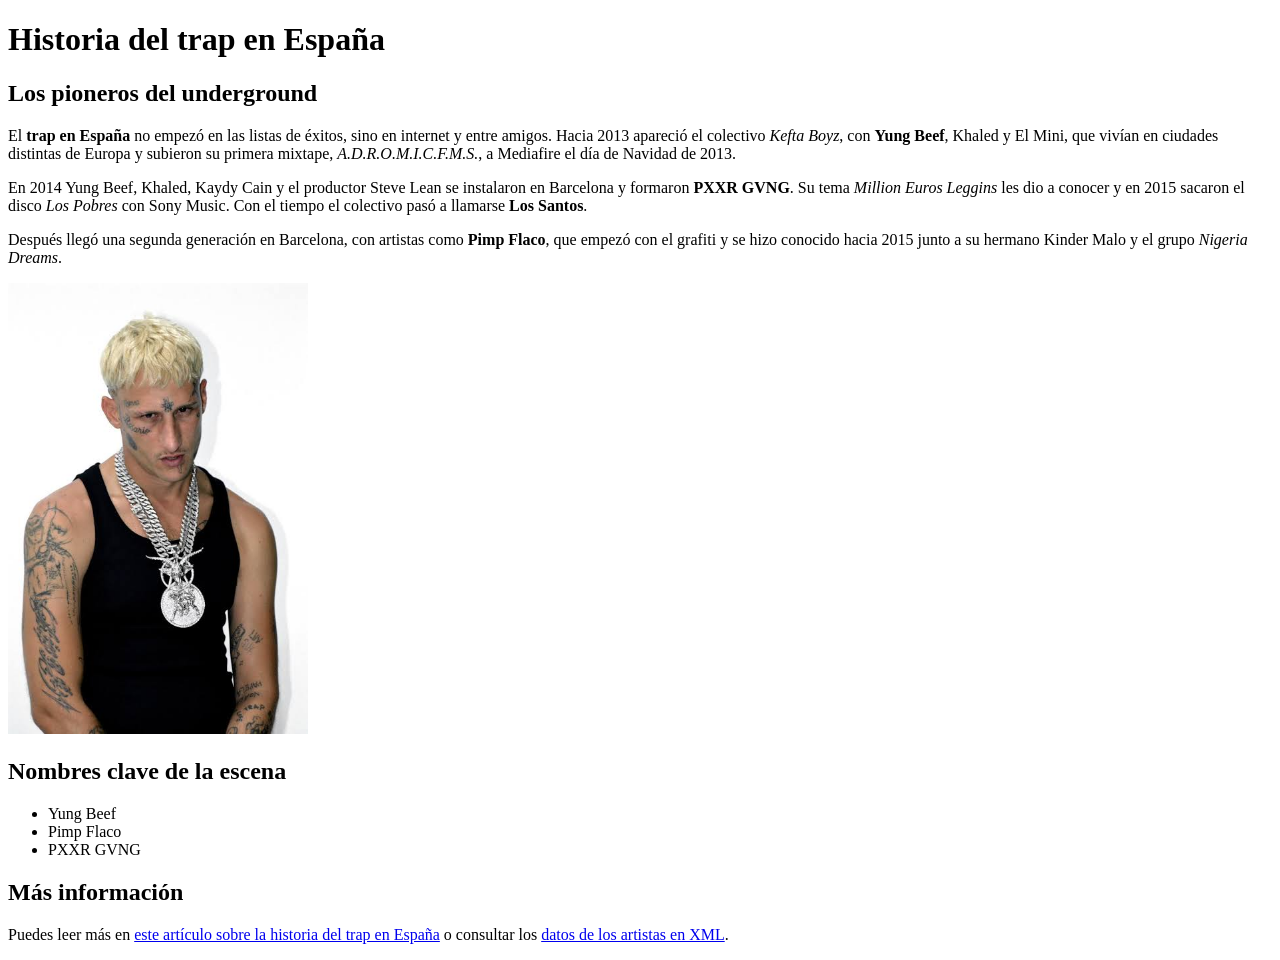
<file: index.html>
<!DOCTYPE html>
<html lang="es">
  <head>
    <meta charset="UTF-8">
    <meta name="viewport" content="width=device-width, initial-scale=1.0">
    <title>Historia del trap en España · Curro Romero Diaz</title>
  </head>
  <body>
    <!-- Autor: Curro Romero Diaz · Fecha: 13/10/2026 -->
    <h1>Historia del trap en España</h1>

    <h2>Los pioneros del underground</h2>
    <p>
      El <strong>trap en España</strong> no empezó en las listas de éxitos, sino en internet y
      entre amigos. Hacia 2013 apareció el colectivo <em>Kefta Boyz</em>, con
      <strong>Yung Beef</strong>, Khaled y El Mini, que vivían en ciudades distintas de Europa y
      subieron su primera mixtape, <em>A.D.R.O.M.I.C.F.M.S.</em>, a Mediafire el día de
      Navidad de 2013.
    </p>
    <p>
      En 2014 Yung Beef, Khaled, Kaydy Cain y el productor Steve Lean se instalaron en
      Barcelona y formaron <strong>PXXR GVNG</strong>. Su tema <em>Million Euros Leggins</em>
      les dio a conocer y en 2015 sacaron el disco <em>Los Pobres</em> con Sony Music. Con el
      tiempo el colectivo pasó a llamarse <strong>Los Santos</strong>.
    </p>
    <p>
      Después llegó una segunda generación en Barcelona, con artistas como
      <strong>Pimp Flaco</strong>, que empezó con el grafiti y se hizo conocido hacia 2015
      junto a su hermano Kinder Malo y el grupo <em>Nigeria Dreams</em>.
    </p>

    <img src="img/yung-beef.jpg" alt="Yung Beef - Trapero Pionero en la escena" width="300">

    <h2>Nombres clave de la escena</h2>
    <ul>
      <li>Yung Beef</li>
      <li>Pimp Flaco</li>
      <li>PXXR GVNG</li>
    </ul>

    <h2>Más información</h2>
    <p>
      Puedes leer más en
      <a href="https://elestadomental.com/diario/historia-del-trap-en-espana" title="Historia del trap en España, artículo de El Estado Mental">este artículo sobre la historia del trap en España</a>
      o consultar los
      <a href="datos.xml">datos de los artistas en XML</a>.
    </p>
  </body>
</html>
</file>
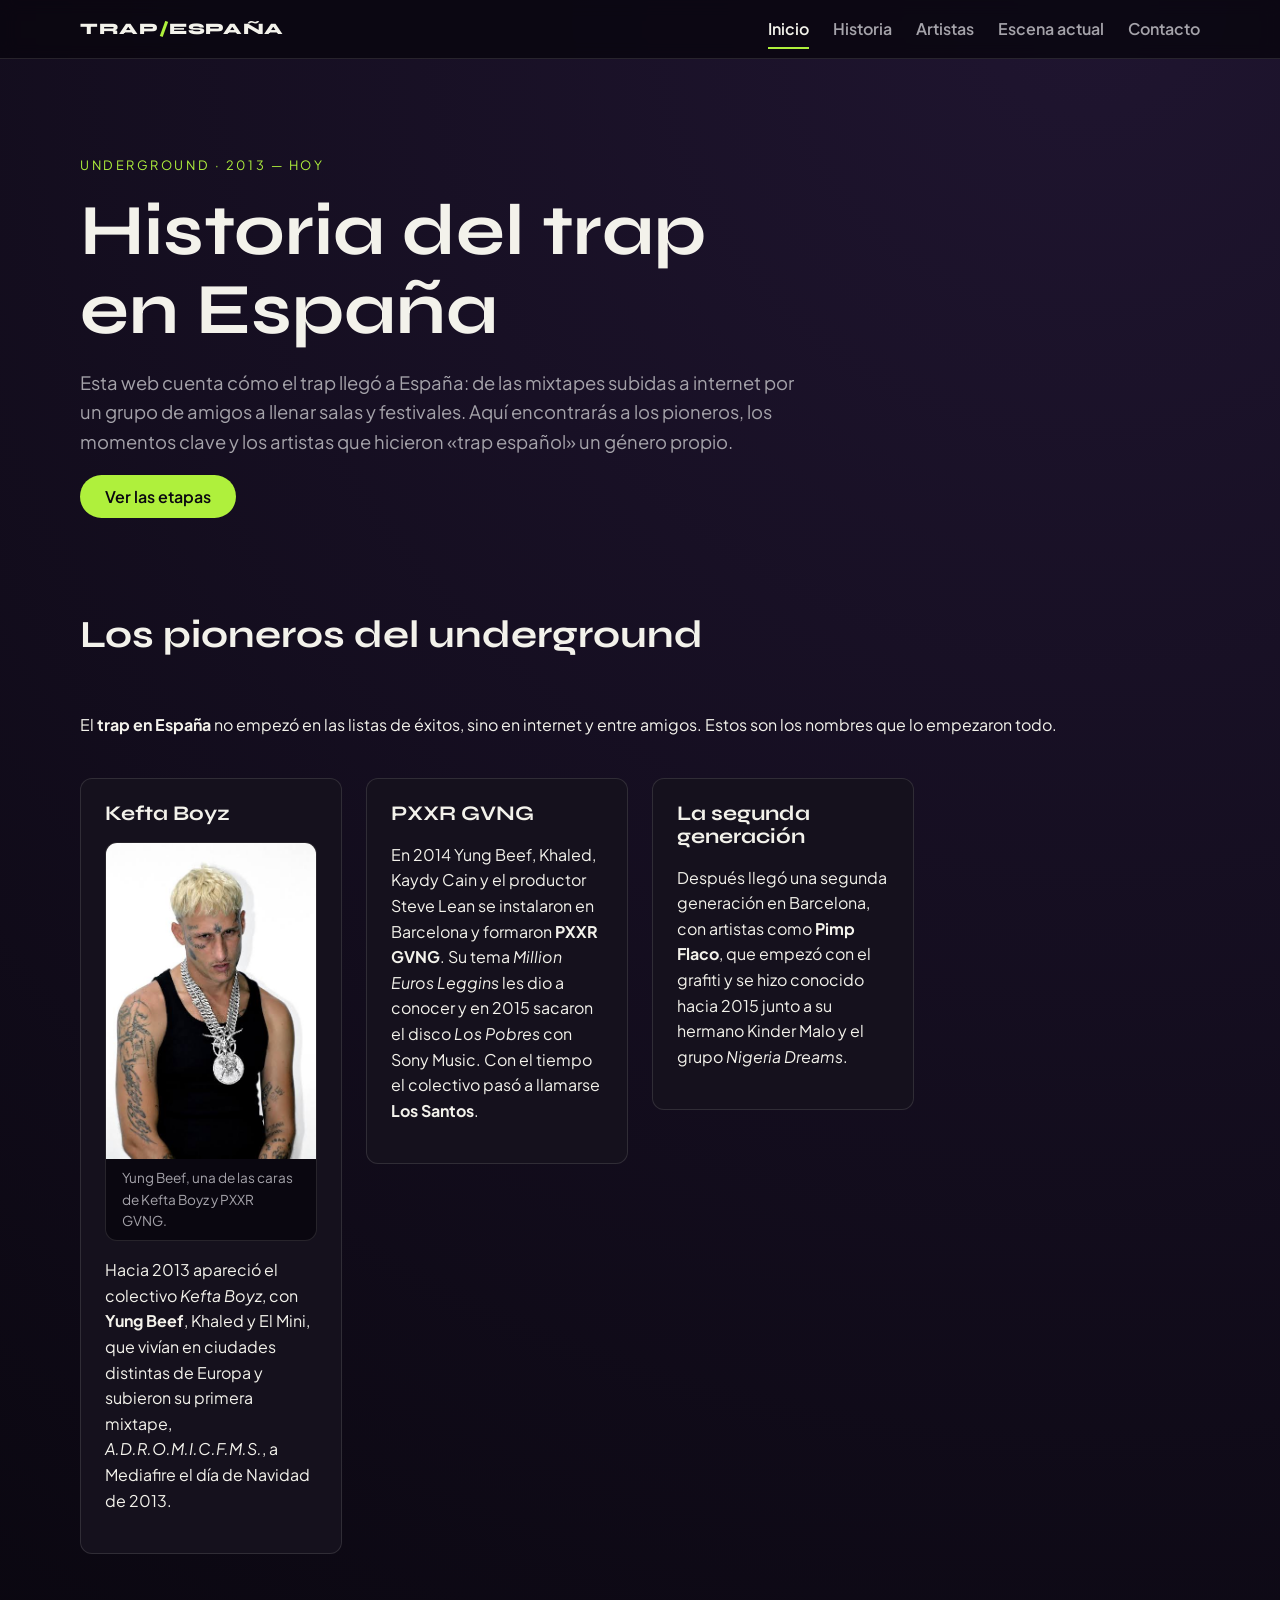
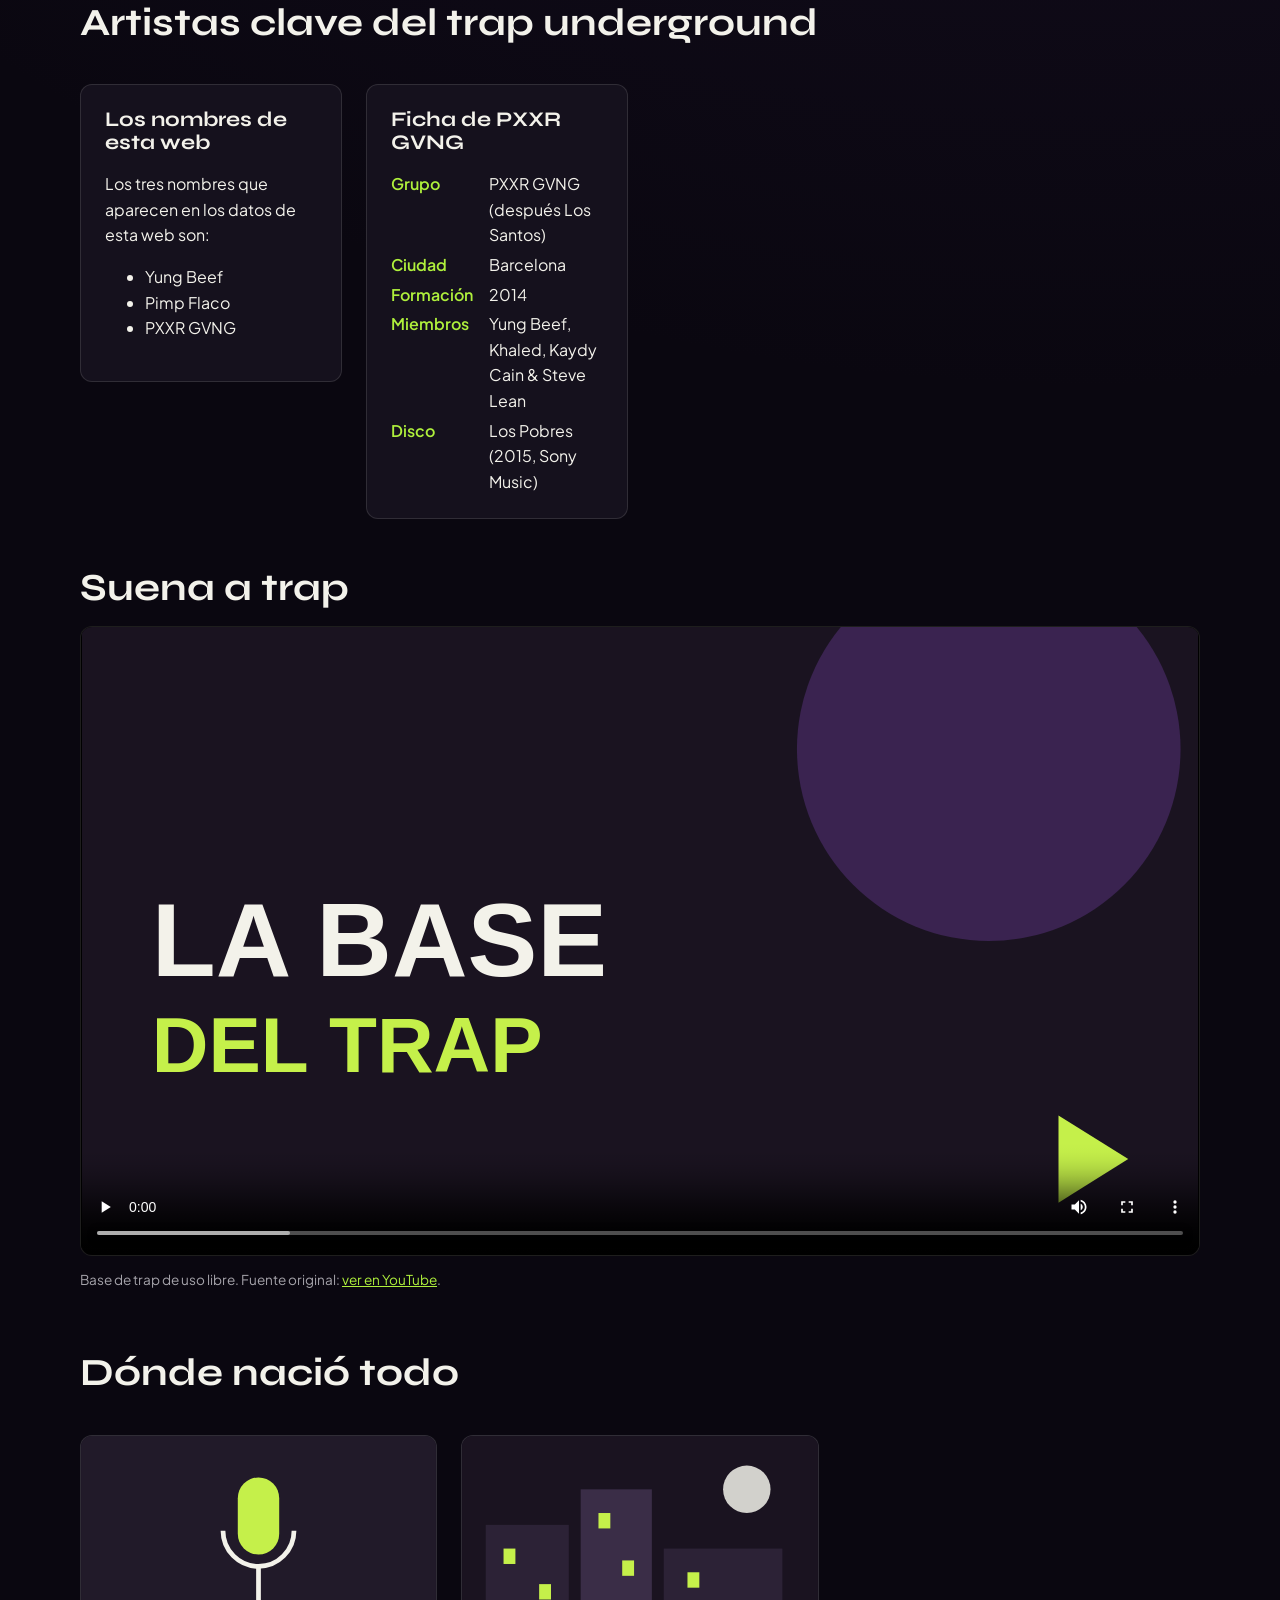
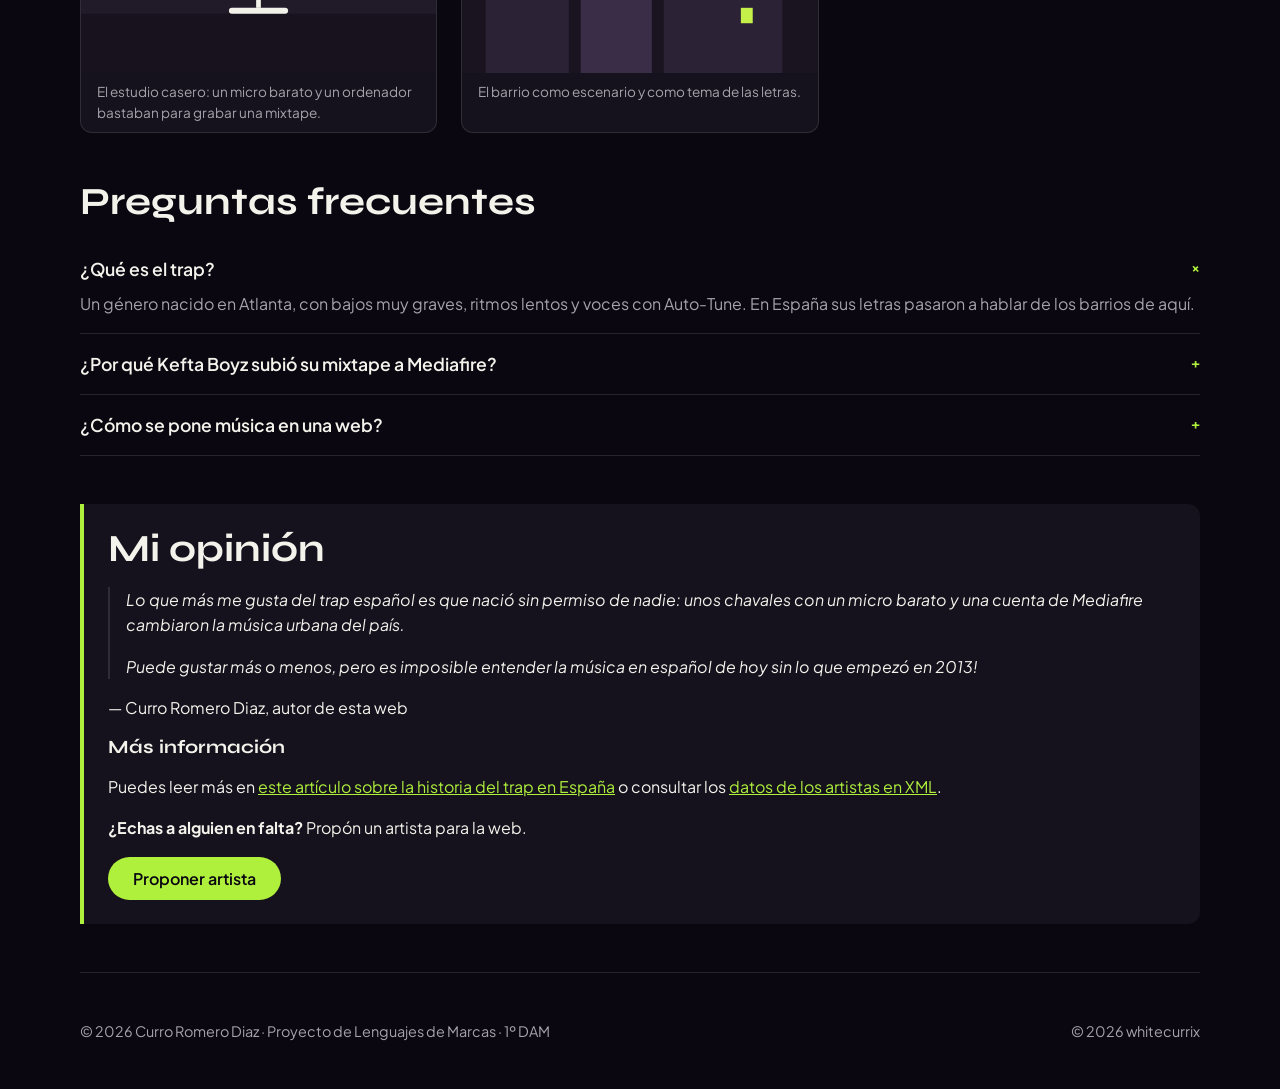
<file: proyecto/index.html>
﻿<!DOCTYPE html>
<html lang="es">
<head>
  <meta charset="UTF-8">
  <meta name="viewport" content="width=device-width, initial-scale=1.0">
  <title>Inicio | Historia del trap en España</title>
  <meta name="description" content="Portada de una web sobre cómo nació el trap en España, desde los primeros colectivos de internet hasta la nueva generación de artistas.">
  <meta name="keywords" content="trap, trap español, Yung Beef, PXXR GVNG, Pimp Flaco, música urbana">
  <meta name="author" content="whitecurrix">
  <link rel="preconnect" href="https://fonts.googleapis.com">
  <link rel="preconnect" href="https://fonts.gstatic.com" crossorigin>
  <link href="https://fonts.googleapis.com/css2?family=Plus+Jakarta+Sans:wght@400;600&family=Syne:wght@600;800&display=swap" rel="stylesheet">
  <link rel="stylesheet" href="css/estilos.css">
</head>
<body>
  <header class="cabecera">
    <a class="logo" href="index.html">TRAP<span>/</span>ESPAÑA</a>
    <nav aria-label="Navegación principal">
      <ul>
        <li><a href="index.html" aria-current="page">Inicio</a></li>
        <li><a href="historia.html">Historia</a></li>
        <li><a href="artistas.html">Artistas</a></li>
        <li><a href="escena-actual.html">Escena actual</a></li>
        <li><a href="contacto.html">Contacto</a></li>
      </ul>
    </nav>
  </header>

  <main>
    <section class="hero" aria-labelledby="titulo-portada">
      <p class="etiqueta">Underground · 2013 — hoy</p>
      <h1 id="titulo-portada">Historia del trap en España</h1>
      <p class="intro">Esta web cuenta cómo el trap llegó a España: de las mixtapes subidas a internet por un grupo de amigos a llenar salas y festivales. Aquí encontrarás a los pioneros, los momentos clave y los artistas que hicieron &laquo;trap español&raquo; un género propio.</p>
      <a class="boton" href="historia.html">Ver las etapas</a>
    </section>

    <section class="bloque" aria-labelledby="titulo-pioneros">
      <h2 id="titulo-pioneros">Los pioneros del underground</h2>
      <p>El <strong>trap en España</strong> no empezó en las listas de éxitos, sino en internet y entre amigos. Estos son los nombres que lo empezaron todo.</p>

      <article class="tarjeta">
        <h3>Kefta Boyz</h3>
        <figure>
          <img src="img/yung-beef.jpg" alt="Fotografía de Yung Beef, trapero pionero de la escena española" width="300">
          <figcaption>Yung Beef, una de las caras de Kefta Boyz y PXXR GVNG.</figcaption>
        </figure>
        <p>Hacia 2013 apareció el colectivo <em>Kefta Boyz</em>, con <strong>Yung Beef</strong>, Khaled y El Mini, que vivían en ciudades distintas de Europa y subieron su primera mixtape, <em>A.D.R.O.M.I.C.F.M.S.</em>, a Mediafire el día de Navidad de 2013.</p>
      </article>

      <article class="tarjeta">
        <h3>PXXR GVNG</h3>
        <p>En 2014 Yung Beef, Khaled, Kaydy Cain y el productor Steve Lean se instalaron en Barcelona y formaron <strong>PXXR GVNG</strong>. Su tema <em>Million Euros Leggins</em> les dio a conocer y en 2015 sacaron el disco <em>Los Pobres</em> con Sony Music. Con el tiempo el colectivo pasó a llamarse <strong>Los Santos</strong>.</p>
      </article>

      <article class="tarjeta">
        <h3>La segunda generación</h3>
        <p>Después llegó una segunda generación en Barcelona, con artistas como <strong>Pimp Flaco</strong>, que empezó con el grafiti y se hizo conocido hacia 2015 junto a su hermano Kinder Malo y el grupo <em>Nigeria Dreams</em>.</p>
      </article>
    </section>

    <section class="bloque" aria-labelledby="titulo-artistas">
      <h2 id="titulo-artistas">Artistas clave del trap underground</h2>
      <article class="tarjeta">
        <h3>Los nombres de esta web</h3>
        <p>Los tres nombres que aparecen en los datos de esta web son:</p>
        <ul>
          <li>Yung Beef</li>
          <li>Pimp Flaco</li>
          <li>PXXR GVNG</li>
        </ul>
      </article>
      <article class="tarjeta">
        <h3>Ficha de PXXR GVNG</h3>
        <dl class="ficha">
          <dt>Grupo</dt><dd>PXXR GVNG (después Los Santos)</dd>
          <dt>Ciudad</dt><dd>Barcelona</dd>
          <dt>Formación</dt><dd>2014</dd>
          <dt>Miembros</dt><dd>Yung Beef, Khaled, Kaydy Cain &amp; Steve Lean</dd>
          <dt>Disco</dt><dd>Los Pobres (2015, Sony Music)</dd>
        </dl>
      </article>
    </section>

    <section class="multimedia" aria-labelledby="titulo-video">
      <h2 id="titulo-video">Suena a trap</h2>
      <video controls poster="img/poster.svg" preload="metadata" width="854" height="480">
        <source src="media/escena.webm" type="video/webm">
        <source src="media/escena.mp4" type="video/mp4">
        Tu navegador no soporta vídeo HTML5.
      </video>
      <p class="nota">Base de trap de uso libre. Fuente original: <a href="https://youtu.be/wyjjhIbH9BQ">ver en YouTube</a>.</p>
    </section>

    <section class="galeria" aria-labelledby="titulo-galeria">
      <h2 id="titulo-galeria">Dónde nació todo</h2>
      <figure>
        <img src="img/estudio.svg" alt="Ilustración de un micrófono en un estudio casero" width="600" height="400">
        <figcaption>El estudio casero: un micro barato y un ordenador bastaban para grabar una mixtape.</figcaption>
      </figure>
      <figure>
        <img src="img/calle.svg" alt="Ilustración de bloques de pisos de noche con ventanas encendidas" width="600" height="400">
        <figcaption>El barrio como escenario y como tema de las letras.</figcaption>
      </figure>
    </section>

    <section class="faq" aria-labelledby="titulo-faq">
      <h2 id="titulo-faq">Preguntas frecuentes</h2>
      <details open>
        <summary>¿Qué es el trap?</summary>
        <p>Un género nacido en Atlanta, con bajos muy graves, ritmos lentos y voces con Auto-Tune. En España sus letras pasaron a hablar de los barrios de aquí.</p>
      </details>
      <details>
        <summary>¿Por qué Kefta Boyz subió su mixtape a Mediafire?</summary>
        <p>Porque no tenían discográfica: compartir la música como descarga gratuita era la forma más directa de que llegara a la gente.</p>
      </details>
      <details>
        <summary>¿Cómo se pone música en una web?</summary>
        <p>Con la etiqueta <code>&lt;audio controls&gt;</code> y dentro varias <code>&lt;source&gt;</code> con formatos distintos, por ejemplo MP3 y OGG.</p>
      </details>
    </section>

    <aside class="lateral" aria-labelledby="titulo-opinion">
      <h2 id="titulo-opinion">Mi opinión</h2>
      <blockquote>
        <p>Lo que más me gusta del trap español es que nació sin permiso de nadie: unos chavales con un micro barato y una cuenta de Mediafire cambiaron la música urbana del país.</p>
        <p>Puede gustar más o menos, pero es imposible entender la música en español de hoy sin lo que empezó en 2013&#33;</p>
      </blockquote>
      <p>&mdash; Curro Romero Diaz, autor de esta web</p>
      <h3>Más información</h3>
      <p>Puedes leer más en <a href="https://elestadomental.com/diario/historia-del-trap-en-espana" title="Historia del trap en España, artículo de El Estado Mental">este artículo sobre la historia del trap en España</a> o consultar los <a href="datos.xml">datos de los artistas en XML</a>.</p>
      <p><strong>¿Echas a alguien en falta?</strong> Propón un artista para la web.</p>
      <a class="boton" href="contacto.html">Proponer artista</a>
    </aside>
  </main>

  <footer class="pie">
    <p>&copy; 2026 Curro Romero Diaz · Proyecto de Lenguajes de Marcas &middot; 1º DAM</p>
    <p id="firma-whitecurrix">© 2026 whitecurrix</p>
  </footer>
</body>
</html>
</file>
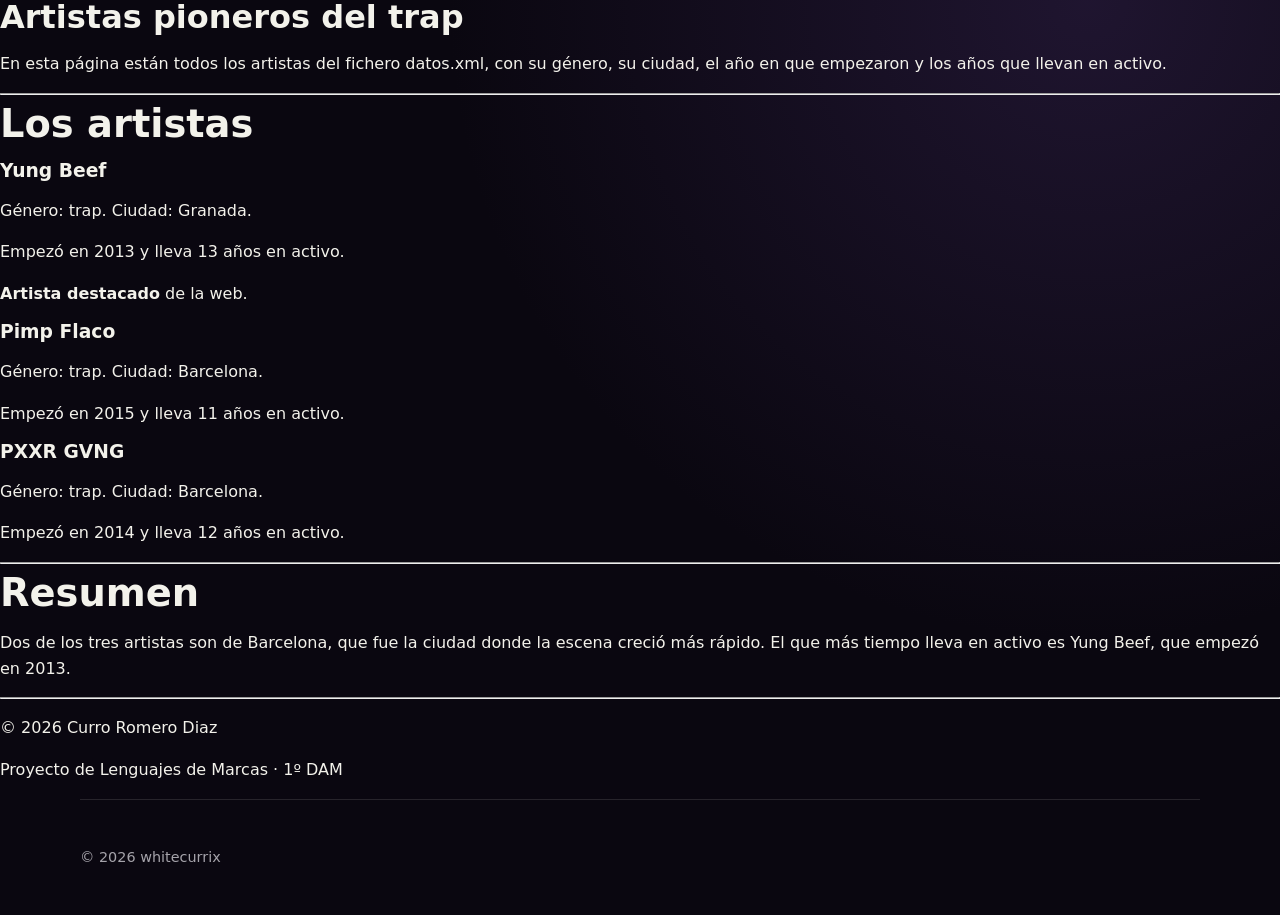
<file: proyecto/artistas.html>
﻿<!DOCTYPE html>
<html lang="es">
  <head>
    <meta charset="UTF-8">
    <meta name="viewport" content="width=device-width, initial-scale=1.0">
    <title>Artistas | Historia del trap en España</title>
    <meta name="description" content="Ficha de los artistas pioneros del trap en España recogidos en datos.xml: Yung Beef, Pimp Flaco y PXXR GVNG.">
    <meta name="keywords" content="artistas de trap, Yung Beef, Pimp Flaco, PXXR GVNG, Granada, Barcelona">
    <meta name="author" content="whitecurrix">
    <link rel="stylesheet" href="css/estilos.css">
  </head>
  <body>
    <div>
      <h1>Artistas pioneros del trap</h1>
      <p>
        En esta página están todos los artistas del fichero datos.xml, con su género, su
        ciudad, el año en que empezaron y los años que llevan en activo.
      </p>
    </div>

    <hr>

    <div>
      <h2>Los artistas</h2>

      <div>
        <h3>Yung Beef</h3>
        <p>Género: trap. Ciudad: Granada.</p>
        <p>Empezó en 2013 y lleva 13 años en activo.</p>
        <p><strong>Artista destacado</strong> de la web.</p>
      </div>

      <div>
        <h3>Pimp Flaco</h3>
        <p>Género: trap. Ciudad: Barcelona.</p>
        <p>Empezó en 2015 y lleva 11 años en activo.</p>
      </div>

      <div>
        <h3>PXXR GVNG</h3>
        <p>Género: trap. Ciudad: Barcelona.</p>
        <p>Empezó en 2014 y lleva 12 años en activo.</p>
      </div>
    </div>

    <hr>

    <div>
      <h2>Resumen</h2>
      <p>
        Dos de los tres artistas son de Barcelona, que fue la ciudad donde la escena creció
        más rápido. El que más tiempo lleva en activo es Yung Beef, que empezó en 2013.
      </p>
    </div>

    <hr>

    <div>
      <p>&copy; 2026 Curro Romero Diaz</p>
      <p>Proyecto de Lenguajes de Marcas &middot; 1º DAM</p>
    </div>
    <footer class="pie">
    <p id="firma-whitecurrix">© 2026 whitecurrix</p>
  </footer>
  </body>
</html>
</file>
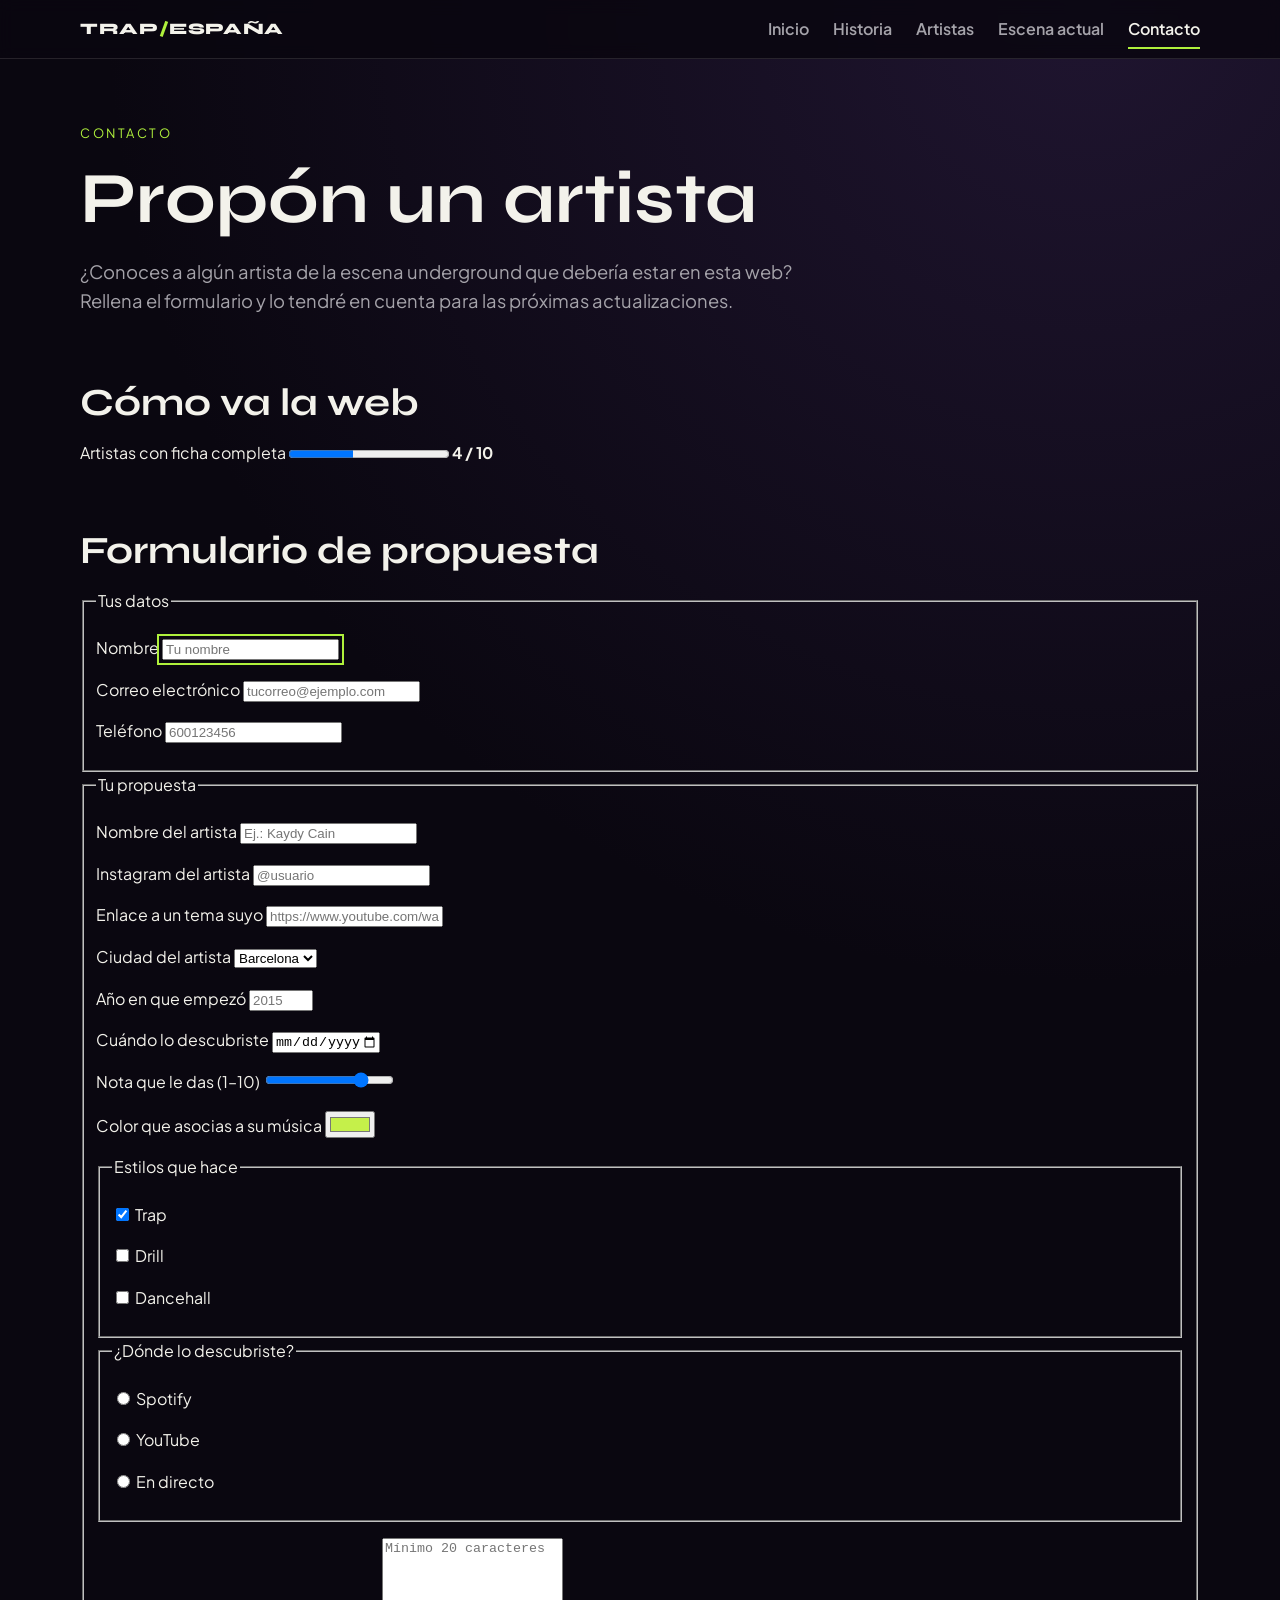
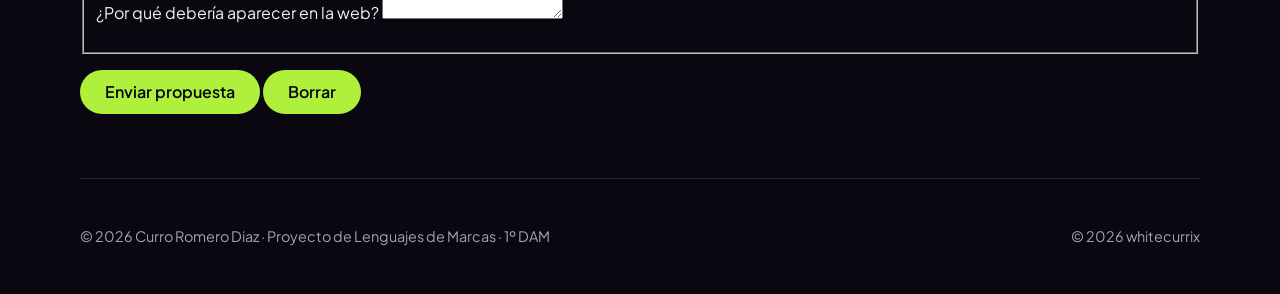
<file: proyecto/contacto.html>
﻿<!DOCTYPE html>
<html lang="es">
<head>
  <meta charset="UTF-8">
  <meta name="viewport" content="width=device-width, initial-scale=1.0">
  <title>Contacto | Historia del trap en España</title>
  <meta name="description" content="Formulario para proponer artistas del trap underground español que todavía no aparecen en la web.">
  <meta name="keywords" content="contacto, proponer artista, trap español, underground">
  <meta name="author" content="whitecurrix">
  <link rel="preconnect" href="https://fonts.googleapis.com">
  <link rel="preconnect" href="https://fonts.gstatic.com" crossorigin>
  <link href="https://fonts.googleapis.com/css2?family=Plus+Jakarta+Sans:wght@400;600&family=Syne:wght@600;800&display=swap" rel="stylesheet">
  <link rel="stylesheet" href="css/estilos.css">
</head>
<body>
  <header class="cabecera">
    <a class="logo" href="index.html">TRAP<span>/</span>ESPAÑA</a>
    <nav aria-label="Navegación principal">
      <ul>
        <li><a href="index.html">Inicio</a></li>
        <li><a href="historia.html">Historia</a></li>
        <li><a href="artistas.html">Artistas</a></li>
        <li><a href="escena-actual.html">Escena actual</a></li>
        <li><a href="contacto.html" aria-current="page">Contacto</a></li>
      </ul>
    </nav>
  </header>

  <main>
    <section class="hero hero--corto" aria-labelledby="titulo-contacto">
      <p class="etiqueta">Contacto</p>
      <h1 id="titulo-contacto">Propón un artista</h1>
      <p class="intro">¿Conoces a algún artista de la escena underground que debería estar en esta web? Rellena el formulario y lo tendré en cuenta para las próximas actualizaciones.</p>
    </section>

    <section class="estado" aria-labelledby="titulo-estado">
      <h2 id="titulo-estado">Cómo va la web</h2>
      <p>
        <label for="avance">Artistas con ficha completa</label>
        <progress id="avance" max="10" value="4">4 de 10</progress>
        <strong>4 / 10</strong>
      </p>
    </section>

    <section aria-labelledby="titulo-form">
      <h2 id="titulo-form">Formulario de propuesta</h2>
      <form class="formulario" action="#" method="post">
        <fieldset>
          <legend>Tus datos</legend>
          <p class="campo"><label for="nombre">Nombre</label>
            <input type="text" id="nombre" name="nombre" maxlength="40" placeholder="Tu nombre" required autofocus></p>
          <p class="campo"><label for="email">Correo electrónico</label>
            <input type="email" id="email" name="email" placeholder="tucorreo@ejemplo.com" required></p>
          <p class="campo"><label for="telefono">Teléfono</label>
            <input type="tel" id="telefono" name="telefono" maxlength="9" placeholder="600123456" pattern="[6-9][0-9]{8}" title="9 cifras empezando por 6, 7, 8 o 9"></p>
        </fieldset>

        <fieldset>
          <legend>Tu propuesta</legend>
          <p class="campo"><label for="artista">Nombre del artista</label>
            <input type="text" id="artista" name="artista" placeholder="Ej.: Kaydy Cain" required></p>
          <p class="campo"><label for="instagram">Instagram del artista</label>
            <input type="text" id="instagram" name="instagram" placeholder="@usuario" pattern="@[A-Za-z0-9._]{1,30}" title="Empieza por @ y usa de 1 a 30 letras, números, puntos o guiones bajos"></p>
          <p class="campo"><label for="enlace">Enlace a un tema suyo</label>
            <input type="url" id="enlace" name="enlace" placeholder="https://www.youtube.com/watch?v=..." required></p>
          <p class="campo"><label for="ciudad">Ciudad del artista</label>
            <select id="ciudad" name="ciudad">
              <option value="barcelona" selected>Barcelona</option>
              <option value="madrid">Madrid</option>
              <option value="granada">Granada</option>
              <option value="canarias">Canarias</option>
            </select></p>
          <p class="campo"><label for="inicio">Año en que empezó</label>
            <input type="number" id="inicio" name="inicio" min="2010" max="2026" step="1" placeholder="2015"></p>
          <p class="campo"><label for="descubierto">Cuándo lo descubriste</label>
            <input type="date" id="descubierto" name="descubierto" min="2013-01-01" max="2026-12-31"></p>
          <p class="campo"><label for="valoracion">Nota que le das (1–10)</label>
            <input type="range" id="valoracion" name="valoracion" min="1" max="10" step="1" value="8"></p>
          <p class="campo"><label for="color">Color que asocias a su música</label>
            <input type="color" id="color" name="color" value="#c5f04a"></p>

          <fieldset>
            <legend>Estilos que hace</legend>
            <p class="opcion"><input type="checkbox" id="estilo-trap" name="estilos" value="trap" checked> <label for="estilo-trap">Trap</label></p>
            <p class="opcion"><input type="checkbox" id="estilo-drill" name="estilos" value="drill"> <label for="estilo-drill">Drill</label></p>
            <p class="opcion"><input type="checkbox" id="estilo-dancehall" name="estilos" value="dancehall"> <label for="estilo-dancehall">Dancehall</label></p>
          </fieldset>

          <fieldset>
            <legend>¿Dónde lo descubriste?</legend>
            <p class="opcion"><input type="radio" id="origen-spotify" name="origen" value="spotify"> <label for="origen-spotify">Spotify</label></p>
            <p class="opcion"><input type="radio" id="origen-youtube" name="origen" value="youtube"> <label for="origen-youtube">YouTube</label></p>
            <p class="opcion"><input type="radio" id="origen-directo" name="origen" value="directo"> <label for="origen-directo">En directo</label></p>
          </fieldset>

          <p class="campo ancho-completo"><label for="mensaje">¿Por qué debería aparecer en la web?</label>
            <textarea id="mensaje" name="mensaje" rows="5" minlength="20" placeholder="Mínimo 20 caracteres" required></textarea></p>
        </fieldset>

        <p class="botones">
          <button class="boton" type="submit" name="enviar" value="enviar">Enviar propuesta</button>
          <button class="boton boton--secundario" type="reset">Borrar</button>
        </p>
      </form>
    </section>
  </main>

  <footer class="pie">
    <p>&copy; 2026 Curro Romero Diaz · Proyecto de Lenguajes de Marcas &middot; 1º DAM</p>
    <p id="firma-whitecurrix">© 2026 whitecurrix</p>
  </footer>
</body>
</html>
</file>
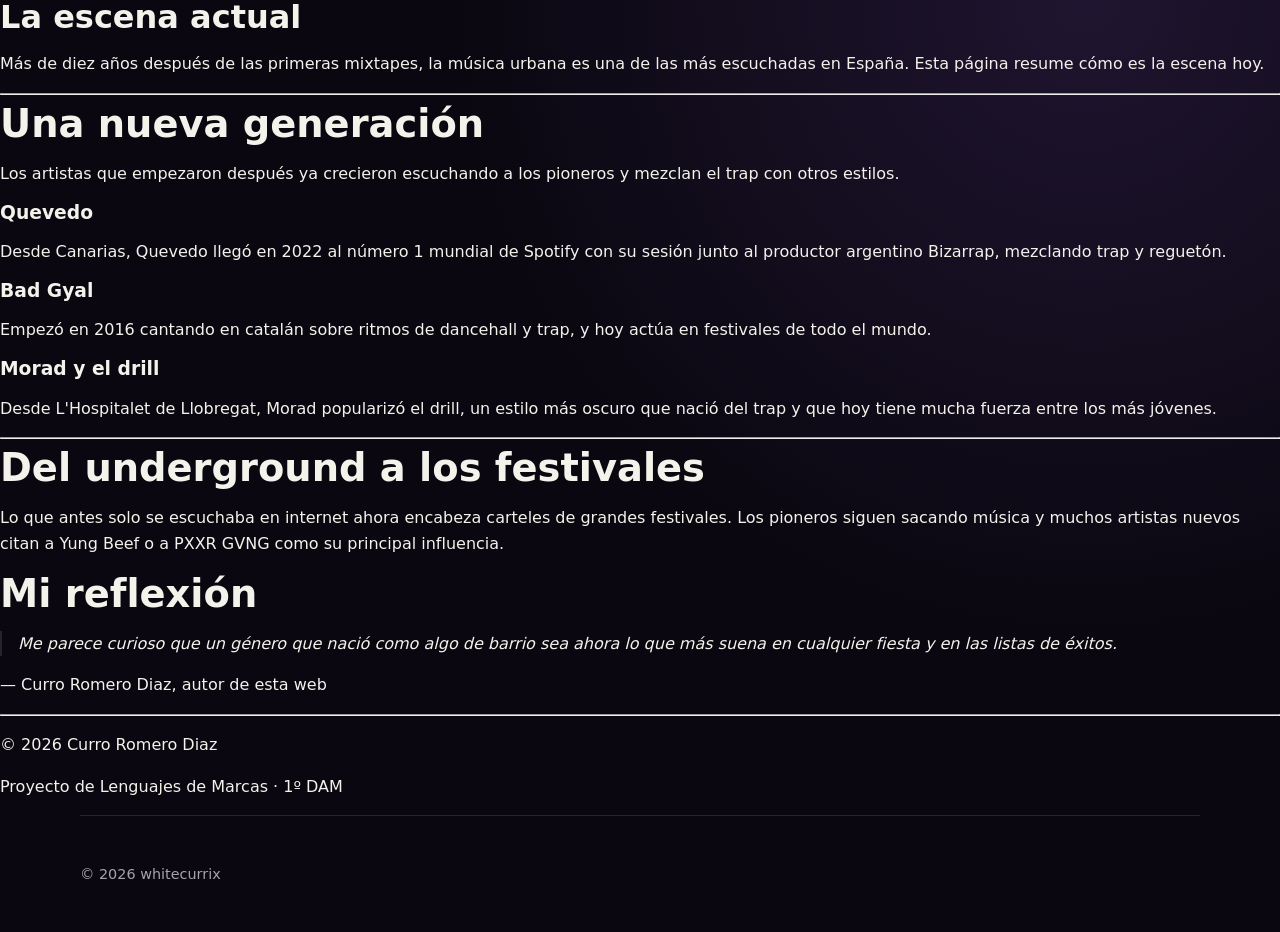
<file: proyecto/escena-actual.html>
﻿<!DOCTYPE html>
<html lang="es">
  <head>
    <meta charset="UTF-8">
    <meta name="viewport" content="width=device-width, initial-scale=1.0">
    <title>Escena actual | Historia del trap en España</title>
    <meta name="description" content="Cómo está hoy el trap en España: la nueva generación de artistas, las mezclas con otros géneros y su llegada a los festivales.">
    <meta name="keywords" content="trap actual, nueva generación, Quevedo, Bad Gyal, Morad, drill, música urbana">
    <meta name="author" content="whitecurrix">
    <link rel="stylesheet" href="css/estilos.css">
  </head>
  <body>
    <div>
      <h1>La escena actual</h1>
      <p>
        Más de diez años después de las primeras mixtapes, la música urbana es una de las más
        escuchadas en España. Esta página resume cómo es la escena hoy.
      </p>
    </div>

    <hr>

    <div>
      <h2>Una nueva generación</h2>
      <p>
        Los artistas que empezaron después ya crecieron escuchando a los pioneros y mezclan el
        trap con otros estilos.
      </p>

      <div>
        <h3>Quevedo</h3>
        <p>
          Desde Canarias, Quevedo llegó en 2022 al número 1 mundial de Spotify con su sesión
          junto al productor argentino Bizarrap, mezclando trap y reguetón.
        </p>
      </div>

      <div>
        <h3>Bad Gyal</h3>
        <p>
          Empezó en 2016 cantando en catalán sobre ritmos de dancehall y trap, y hoy actúa en
          festivales de todo el mundo.
        </p>
      </div>

      <div>
        <h3>Morad y el drill</h3>
        <p>
          Desde L'Hospitalet de Llobregat, Morad popularizó el drill, un estilo más oscuro que
          nació del trap y que hoy tiene mucha fuerza entre los más jóvenes.
        </p>
      </div>
    </div>

    <hr>

    <div>
      <h2>Del underground a los festivales</h2>
      <p>
        Lo que antes solo se escuchaba en internet ahora encabeza carteles de grandes
        festivales. Los pioneros siguen sacando música y muchos artistas nuevos citan a
        Yung Beef o a PXXR GVNG como su principal influencia.
      </p>
    </div>

    <div>
      <h2>Mi reflexión</h2>
      <blockquote>
        <p>
          Me parece curioso que un género que nació como algo de barrio sea ahora lo que más
          suena en cualquier fiesta y en las listas de éxitos.
        </p>
      </blockquote>
      <p>&mdash; Curro Romero Diaz, autor de esta web</p>
    </div>

    <hr>

    <div>
      <p>&copy; 2026 Curro Romero Diaz</p>
      <p>Proyecto de Lenguajes de Marcas &middot; 1º DAM</p>
    </div>
    <footer class="pie">
    <p id="firma-whitecurrix">© 2026 whitecurrix</p>
  </footer>
  </body>
</html>
</file>
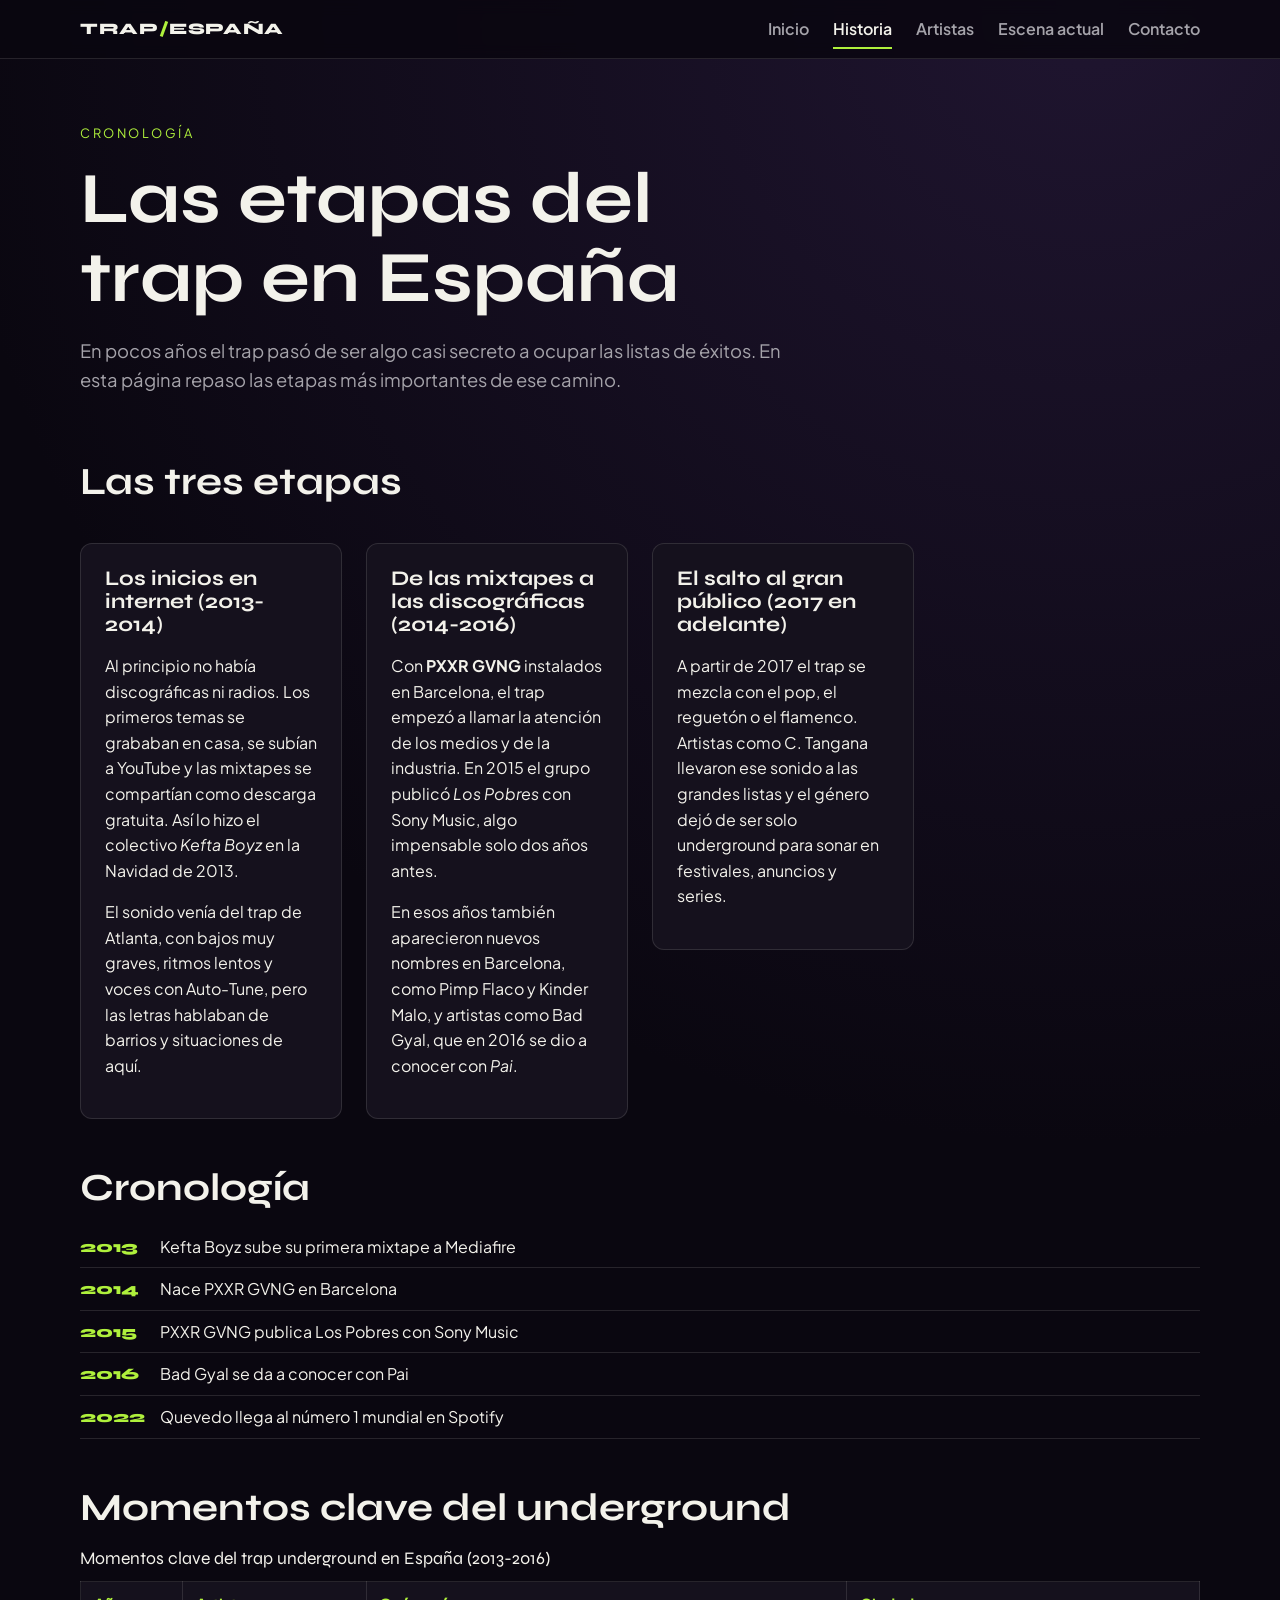
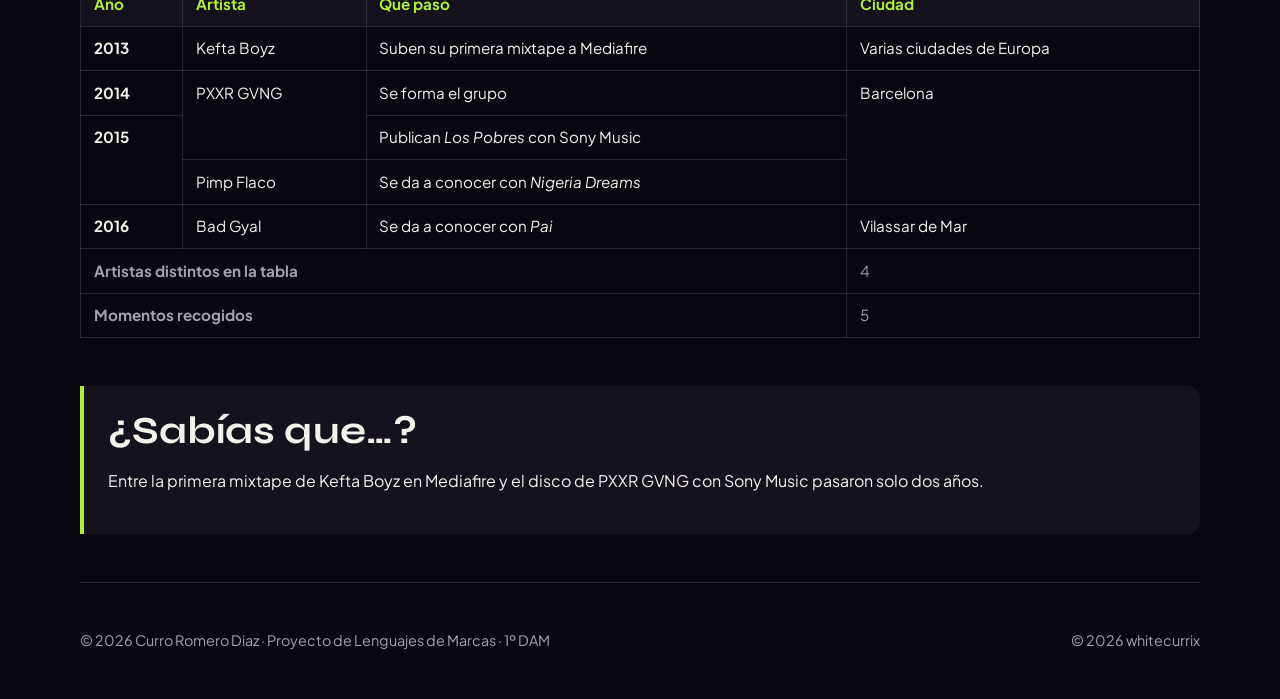
<file: proyecto/historia.html>
﻿<!DOCTYPE html>
<html lang="es">
<head>
  <meta charset="UTF-8">
  <meta name="viewport" content="width=device-width, initial-scale=1.0">
  <title>Historia | Historia del trap en España</title>
  <meta name="description" content="Las etapas del trap en España: de las primeras mixtapes en internet al salto a las discográficas y al gran público.">
  <meta name="keywords" content="historia del trap, trap español, cronología, Kefta Boyz, PXXR GVNG, música urbana">
  <meta name="author" content="whitecurrix">
  <link rel="preconnect" href="https://fonts.googleapis.com">
  <link rel="preconnect" href="https://fonts.gstatic.com" crossorigin>
  <link href="https://fonts.googleapis.com/css2?family=Plus+Jakarta+Sans:wght@400;600&family=Syne:wght@600;800&display=swap" rel="stylesheet">
  <link rel="stylesheet" href="css/estilos.css">
</head>
<body>
  <header class="cabecera">
    <a class="logo" href="index.html">TRAP<span>/</span>ESPAÑA</a>
    <nav aria-label="Navegación principal">
      <ul>
        <li><a href="index.html">Inicio</a></li>
        <li><a href="historia.html" aria-current="page">Historia</a></li>
        <li><a href="artistas.html">Artistas</a></li>
        <li><a href="escena-actual.html">Escena actual</a></li>
        <li><a href="contacto.html">Contacto</a></li>
      </ul>
    </nav>
  </header>

  <main>
    <section class="hero hero--corto" aria-labelledby="titulo-historia">
      <p class="etiqueta">Cronología</p>
      <h1 id="titulo-historia">Las etapas del trap en España</h1>
      <p class="intro">En pocos años el trap pasó de ser algo casi secreto a ocupar las listas de éxitos. En esta página repaso las etapas más importantes de ese camino.</p>
    </section>

    <section class="bloque" aria-labelledby="titulo-etapas">
      <h2 id="titulo-etapas">Las tres etapas</h2>
      <article class="tarjeta">
        <h3>Los inicios en internet (2013-2014)</h3>
        <p>Al principio no había discográficas ni radios. Los primeros temas se grababan en casa, se subían a YouTube y las mixtapes se compartían como descarga gratuita. Así lo hizo el colectivo <em>Kefta Boyz</em> en la Navidad de 2013.</p>
        <p>El sonido venía del trap de Atlanta, con bajos muy graves, ritmos lentos y voces con Auto-Tune, pero las letras hablaban de barrios y situaciones de aquí.</p>
      </article>
      <article class="tarjeta">
        <h3>De las mixtapes a las discográficas (2014-2016)</h3>
        <p>Con <strong>PXXR GVNG</strong> instalados en Barcelona, el trap empezó a llamar la atención de los medios y de la industria. En 2015 el grupo publicó <em>Los Pobres</em> con Sony Music, algo impensable solo dos años antes.</p>
        <p>En esos años también aparecieron nuevos nombres en Barcelona, como Pimp Flaco y Kinder Malo, y artistas como Bad Gyal, que en 2016 se dio a conocer con <em>Pai</em>.</p>
      </article>
      <article class="tarjeta">
        <h3>El salto al gran público (2017 en adelante)</h3>
        <p>A partir de 2017 el trap se mezcla con el pop, el reguetón o el flamenco. Artistas como C. Tangana llevaron ese sonido a las grandes listas y el género dejó de ser solo underground para sonar en festivales, anuncios y series.</p>
      </article>
    </section>

    <section aria-labelledby="titulo-cronologia">
      <h2 id="titulo-cronologia">Cronología</h2>
      <ol class="cronologia">
        <li><time datetime="2013">2013</time> Kefta Boyz sube su primera mixtape a Mediafire</li>
        <li><time datetime="2014">2014</time> Nace PXXR GVNG en Barcelona</li>
        <li><time datetime="2015">2015</time> PXXR GVNG publica Los Pobres con Sony Music</li>
        <li><time datetime="2016">2016</time> Bad Gyal se da a conocer con Pai</li>
        <li><time datetime="2022">2022</time> Quevedo llega al número 1 mundial en Spotify</li>
      </ol>
    </section>

    <section class="desplazable" aria-labelledby="titulo-momentos">
      <h2 id="titulo-momentos">Momentos clave del underground</h2>
      <!-- Tabla con los momentos más importantes de los primeros años del trap en España -->
      <table>
        <caption>Momentos clave del trap underground en España (2013-2016)</caption>
        <colgroup>
          <col>
          <col span="3">
        </colgroup>
        <thead>
          <tr>
            <th scope="col">Año</th>
            <th scope="col">Artista</th>
            <th scope="col">Qué pasó</th>
            <th scope="col">Ciudad</th>
          </tr>
        </thead>
        <tbody>
          <tr>
            <th scope="row">2013</th>
            <td>Kefta Boyz</td>
            <td>Suben su primera mixtape a Mediafire</td>
            <td>Varias ciudades de Europa</td>
          </tr>
          <tr>
            <th scope="row">2014</th>
            <td rowspan="2">PXXR GVNG</td>
            <td>Se forma el grupo</td>
            <td rowspan="3">Barcelona</td>
          </tr>
          <tr>
            <th scope="row" rowspan="2">2015</th>
            <td>Publican <em>Los Pobres</em> con Sony Music</td>
          </tr>
          <tr>
            <td>Pimp Flaco</td>
            <td>Se da a conocer con <em>Nigeria Dreams</em></td>
          </tr>
          <tr>
            <th scope="row">2016</th>
            <td>Bad Gyal</td>
            <td>Se da a conocer con <em>Pai</em></td>
            <td>Vilassar de Mar</td>
          </tr>
        </tbody>
        <tfoot>
          <tr>
            <th scope="row" colspan="3">Artistas distintos en la tabla</th>
            <td>4</td>
          </tr>
          <tr>
            <th scope="row" colspan="3">Momentos recogidos</th>
            <td>5</td>
          </tr>
        </tfoot>
      </table>
    </section>

    <aside class="lateral" aria-labelledby="titulo-dato">
      <h2 id="titulo-dato">¿Sabías que…?</h2>
      <p>Entre la primera mixtape de Kefta Boyz en Mediafire y el disco de PXXR GVNG con Sony Music pasaron solo dos años.</p>
    </aside>
  </main>

  <footer class="pie">
    <p>&copy; 2026 Curro Romero Diaz · Proyecto de Lenguajes de Marcas &middot; 1º DAM</p>
    <p id="firma-whitecurrix">© 2026 whitecurrix</p>
  </footer>
</body>
</html>
</file>
<file: proyecto/css/estilos.css>
﻿/* =========================================================
   Historia del trap en España · hoja de estilos externa (Tema 7)
   Concepto: "Editorial underground nocturno"
   Paleta 60-30-10: negro violáceo / gris hormigón / lima ácido
   ========================================================= */
:root {
  --negro-900: oklch(0.14 0.02 300);
  --negro-800: oklch(0.19 0.025 300);
  --gris-400: oklch(0.72 0.01 300);
  --blanco: oklch(0.96 0.01 100);
  --lima-500: oklch(0.88 0.21 128);

  --bg-primary: var(--negro-900);
  --bg-surface: var(--negro-800);
  --text-main: var(--blanco);
  --text-muted: var(--gris-400);
  --accent: var(--lima-500);
  --borde: oklch(0.96 0.01 100 / 0.12);

  --font-display: 'Syne', system-ui, sans-serif;
  --font-body: 'Plus Jakarta Sans', system-ui, sans-serif;
  --text-hero: clamp(2.5rem, 5vw + 1rem, 4.5rem);
  --text-h2: clamp(1.6rem, 2vw + 1rem, 2.4rem);

  --esp-1: 0.5rem; --esp-2: 1rem; --esp-3: 1.5rem; --esp-4: 2rem; --esp-6: 3rem;
  --radius-md: 12px;
  --focus-ring: 2px solid var(--accent);
  --ancho: min(1120px, 100% - 3rem);
}

*, *::before, *::after { box-sizing: border-box; }

body {
  margin: 0;
  background: radial-gradient(circle at 85% 0%, oklch(0.3 0.08 300 / 0.5), transparent 45%), var(--bg-primary);
  color: var(--text-main);
  font-family: var(--font-body);
  line-height: 1.6;
}

h1, h2, h3 { font-family: var(--font-display); line-height: 1.1; margin: 0 0 var(--esp-2); }
h2 { font-size: var(--text-h2); }
a { color: var(--accent); }
img, video { max-width: 100%; height: auto; display: block; }

/* Cabecera y navegación */
.cabecera {
  position: sticky; top: 0; z-index: 10;
  display: flex; flex-wrap: wrap; gap: var(--esp-2);
  justify-content: space-between; align-items: center;
  padding: var(--esp-2) max(1.5rem, (100% - 1120px) / 2);
  background: oklch(0.14 0.02 300 / 0.85);
  backdrop-filter: blur(8px);
  border-bottom: 1px solid var(--borde);
}
.logo { font-family: var(--font-display); font-weight: 800; color: var(--text-main); text-decoration: none; letter-spacing: 0.04em; }
.logo span { color: var(--accent); }
nav ul { list-style: none; display: flex; flex-wrap: wrap; gap: var(--esp-1) var(--esp-3); margin: 0; padding: 0; }
nav a { color: var(--text-muted); text-decoration: none; font-weight: 600; padding-block: var(--esp-1); border-bottom: 2px solid transparent; transition: color .2s, border-color .2s; }
nav a:hover, nav a[aria-current="page"] { color: var(--text-main); border-color: var(--accent); }

/* Contenido */
main { width: var(--ancho); margin-inline: auto; padding-block: var(--esp-6); display: grid; gap: var(--esp-6); }
.hero { padding-block: var(--esp-6); max-width: 46rem; }
.hero--corto { padding-block: var(--esp-2) 0; }
.hero h1 { font-size: var(--text-hero); }
.etiqueta { text-transform: uppercase; letter-spacing: .2em; font-size: .8rem; color: var(--accent); margin: 0 0 var(--esp-2); }
.intro { font-size: 1.15rem; color: var(--text-muted); }

.bloque { display: grid; grid-template-columns: repeat(auto-fit, minmax(260px, 1fr)); gap: var(--esp-3); align-items: start; }
.bloque > :not(article) { grid-column: 1 / -1; }
.tarjeta { background: var(--bg-surface); border: 1px solid var(--borde); border-radius: var(--radius-md); padding: var(--esp-3); transition: transform .25s ease, border-color .25s; }
.tarjeta:hover { transform: translateY(-4px); border-color: var(--accent); }
.tarjeta h3 { font-size: 1.3rem; }

figure { margin: 0 0 var(--esp-2); overflow: hidden; background: var(--bg-primary); border: 1px solid var(--borde); border-radius: var(--radius-md); }
figure img { width: 100%; }
figcaption { padding: var(--esp-1) var(--esp-2); font-size: .85rem; color: var(--text-muted); }

.ficha { display: grid; grid-template-columns: max-content 1fr; gap: .25rem var(--esp-2); margin: 0; }
.ficha dt { color: var(--accent); font-weight: 600; }
.ficha dd { margin: 0; }

.lateral { border-left: 4px solid var(--accent); padding: var(--esp-3); background: var(--bg-surface); border-radius: 0 var(--radius-md) var(--radius-md) 0; }
blockquote { margin: 0 0 var(--esp-1); padding-left: var(--esp-2); border-left: 2px solid var(--borde); font-style: italic; }

/* Cronología y tabla */
.cronologia { list-style: none; margin: 0; padding: 0; }
.cronologia li { display: grid; grid-template-columns: 4rem 1fr; gap: var(--esp-2); padding-block: var(--esp-1); border-bottom: 1px solid var(--borde); }
.cronologia time { font-family: var(--font-display); font-weight: 800; color: var(--accent); }

.desplazable { overflow-x: auto; }
table { width: 100%; min-width: 560px; border-collapse: collapse; font-size: .95rem; }
caption { text-align: left; font-family: var(--font-display); font-size: 1.1rem; margin-bottom: var(--esp-1); }
th, td { padding: .6rem .8rem; border: 1px solid var(--borde); text-align: left; vertical-align: top; }
thead th { background: var(--bg-surface); color: var(--accent); }
tbody tr:hover { background: oklch(0.96 0.01 100 / 0.04); }
tfoot th, tfoot td { color: var(--text-muted); }

/* Botón: default, hover, active, focus-visible, disabled */
.boton { display: inline-block; font: inherit; font-weight: 600; background: var(--accent); color: var(--negro-900); text-decoration: none; padding: var(--esp-1) var(--esp-3); border: 1px solid transparent; border-radius: 999px; cursor: pointer; transition: transform .2s, box-shadow .2s; }
.boton:hover { transform: translateY(-2px); box-shadow: 0 8px 24px oklch(0.88 0.21 128 / 0.3); }
.boton:active { transform: scale(.97); }
.boton:disabled { opacity: .5; cursor: not-allowed; }

/* Pie */
.pie { width: var(--ancho); margin-inline: auto; padding-block: var(--esp-4); border-top: 1px solid var(--borde); color: var(--text-muted); font-size: .9rem; display: flex; flex-wrap: wrap; justify-content: space-between; gap: var(--esp-2); }

/* Accesibilidad */
:focus-visible { outline: var(--focus-ring); outline-offset: 3px; }

@media (max-width: 600px) {
  main { padding-block: var(--esp-4); gap: var(--esp-4); }
}

@media (prefers-reduced-motion: reduce) {
  *, *::before, *::after { animation-duration: .01ms !important; animation-iteration-count: 1 !important; transition-duration: .01ms !important; scroll-behavior: auto !important; }
}

/* ---------- Multimedia y FAQ (Reto 3) ---------- */
.multimedia video { width: 100%; aspect-ratio: 16 / 9; background: #000; border: 1px solid var(--borde); border-radius: var(--radius-md); }
.nota { font-size: .85rem; color: var(--text-muted); }
.galeria { display: grid; grid-template-columns: repeat(auto-fit, minmax(280px, 1fr)); gap: var(--esp-3); }
.galeria h2 { grid-column: 1 / -1; }
.galeria figure { margin: 0; background: var(--bg-surface); }
.galeria img { transition: transform .4s ease; }
.galeria figure:hover img { transform: scale(1.03); }
.faq details { border-bottom: 1px solid var(--borde); padding-block: var(--esp-2); }
.faq summary { cursor: pointer; font-weight: 600; font-size: 1.1rem; list-style: none; display: flex; justify-content: space-between; gap: var(--esp-2); }
.faq summary::-webkit-details-marker { display: none; }
.faq summary::after { content: "+"; color: var(--accent); font-family: var(--font-display); transition: transform .2s; }
.faq details[open] summary::after { transform: rotate(45deg); }
.faq details p { color: var(--text-muted); margin: var(--esp-1) 0 0; }
code { font-family: ui-monospace, Consolas, monospace; background: var(--bg-primary); color: var(--accent); padding: .1em .35em; border-radius: 4px; }

/* ---------- Selección de texto e impresión ---------- */
::selection { background: var(--accent); color: var(--negro-900); }

@media print {
  body { background: #fff; color: #000; }
  .cabecera, video, .boton, .botones { display: none; }
  .tarjeta, .lateral, figure, .formulario { background: none; border-color: #999; }
  a { color: #000; }
  a[href^="http"]::after { content: " (" attr(href) ")"; font-size: .8em; }
}
</file>
